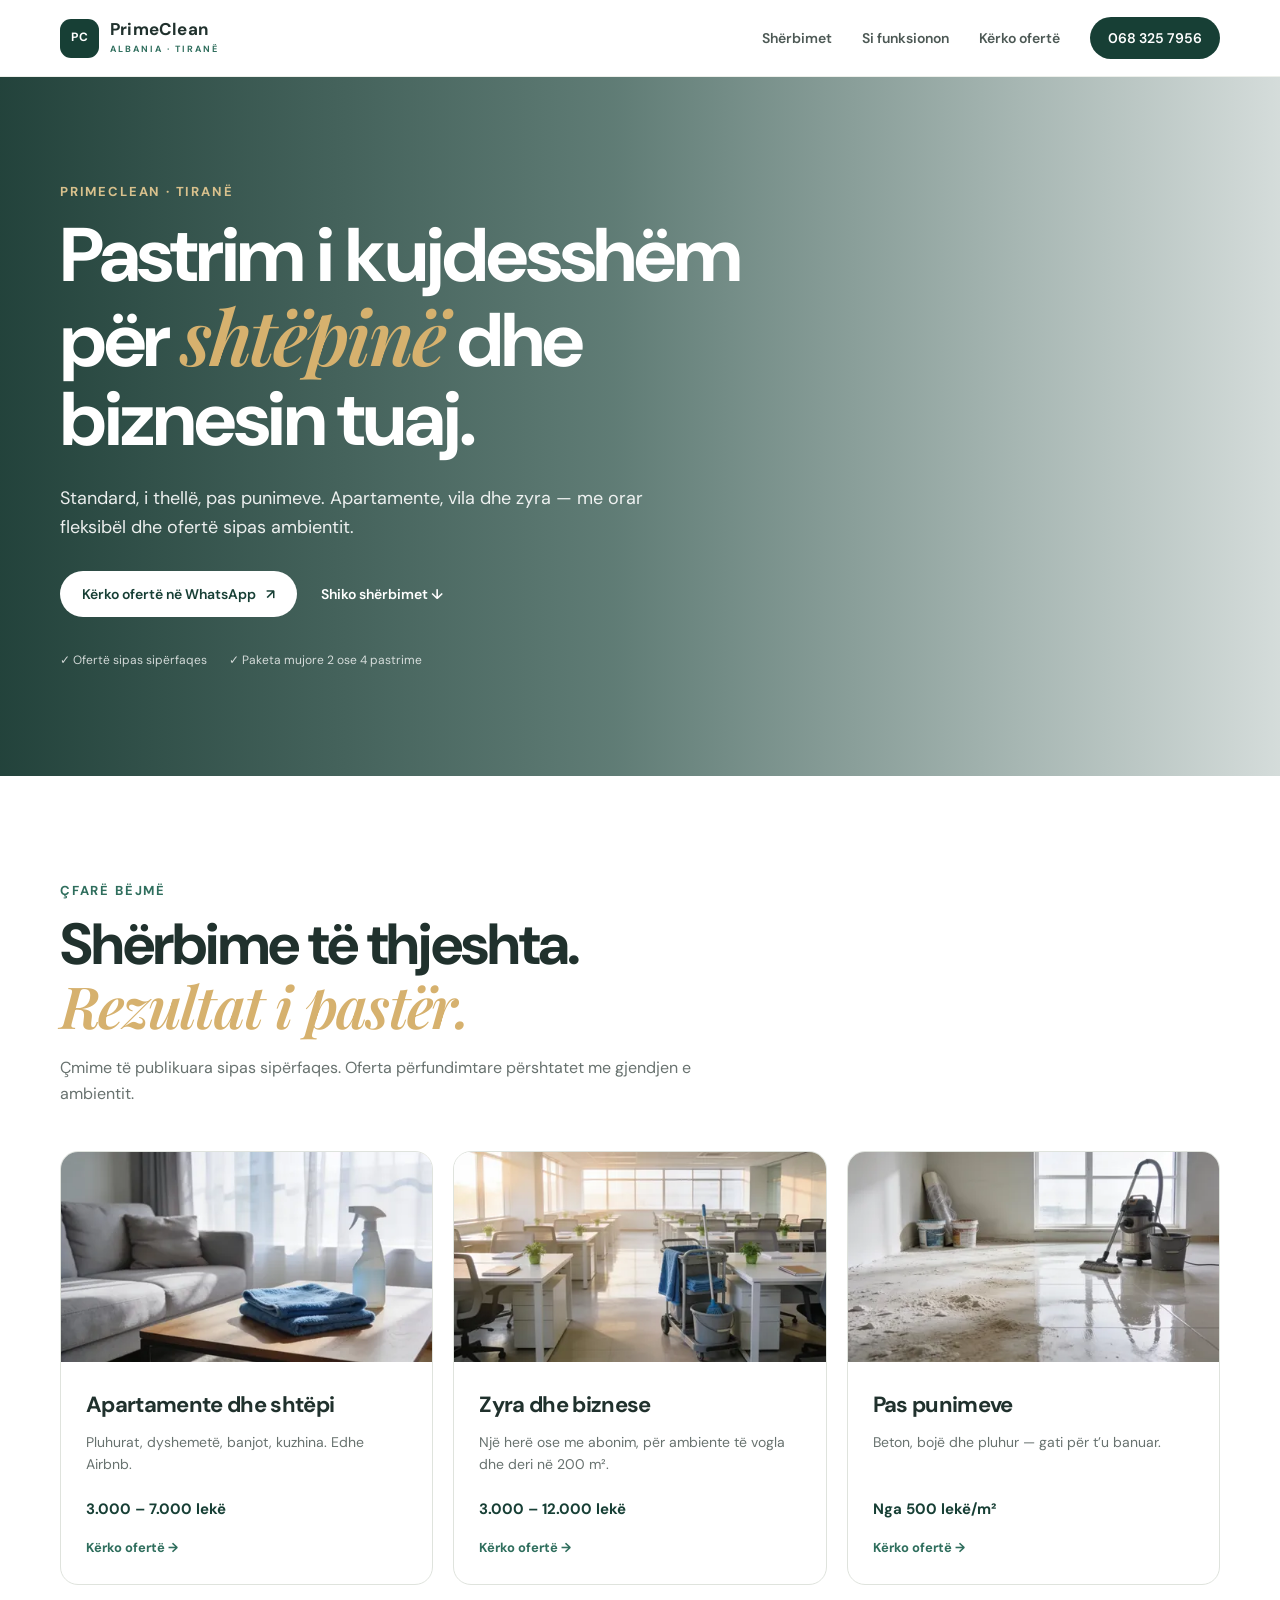
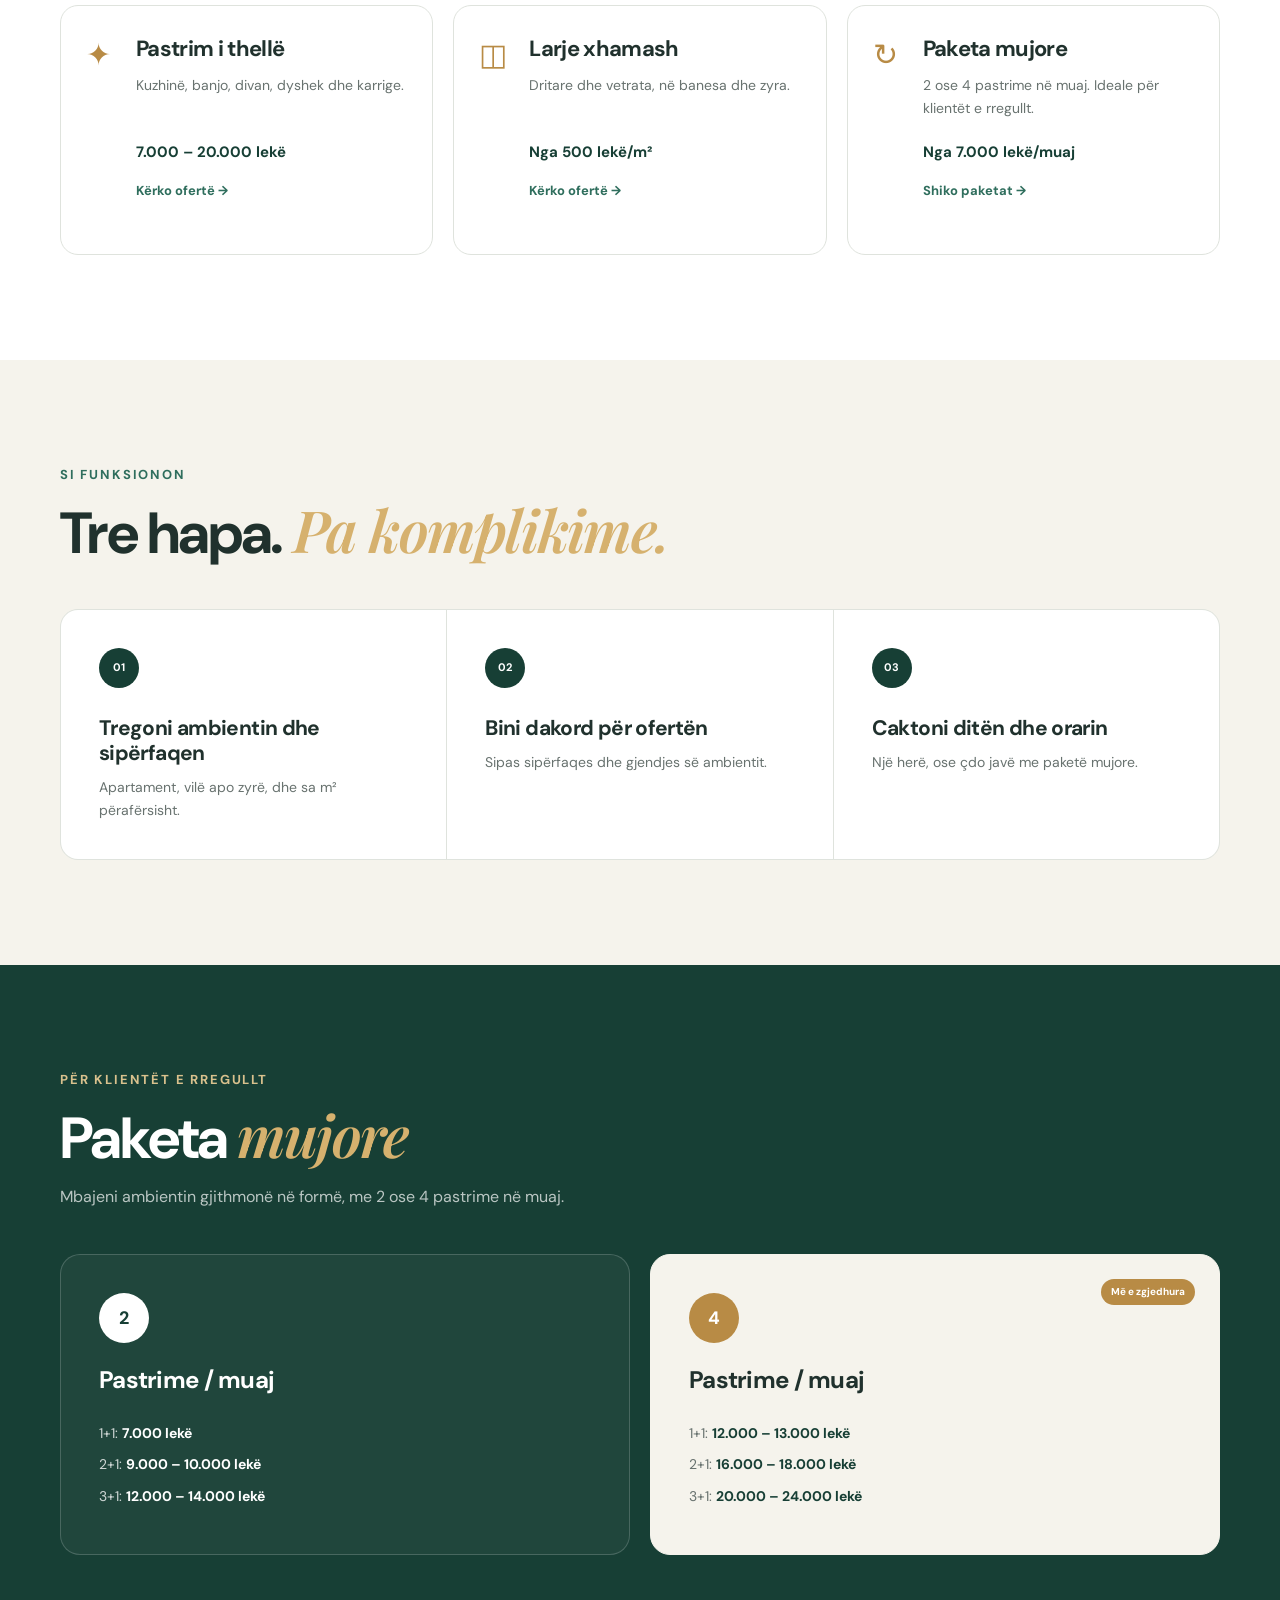
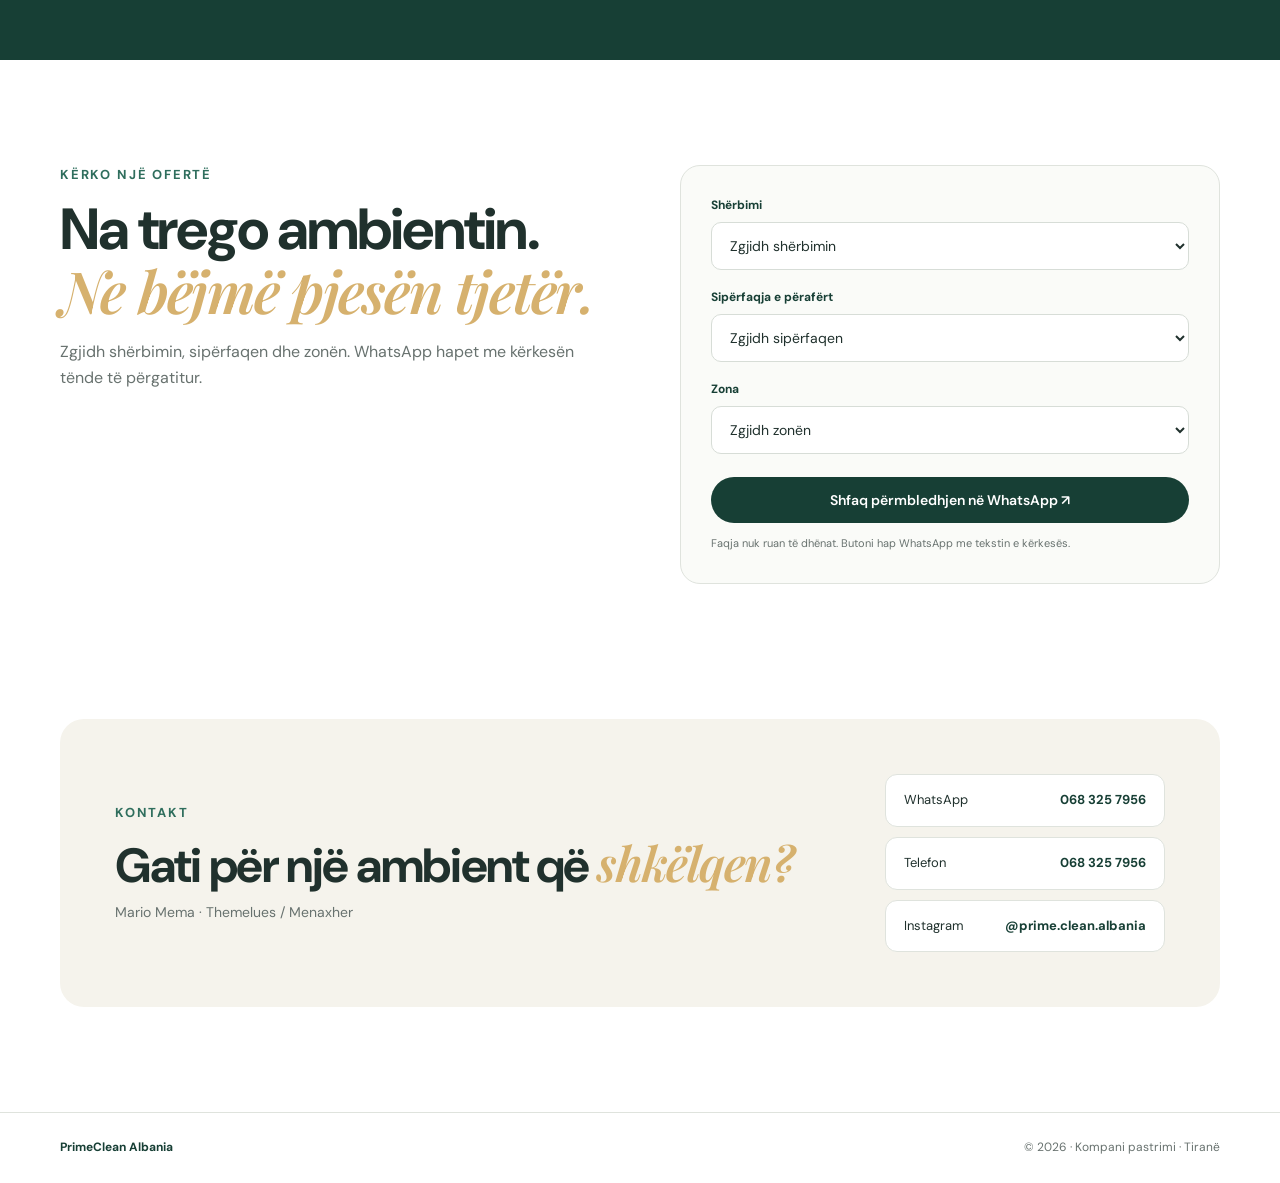
<file: index.html>
<!DOCTYPE html>
<html lang="sq">
<head>
  <meta charset="UTF-8">
  <meta name="viewport" content="width=device-width, initial-scale=1.0">
  <title>PrimeClean Albania | Pastrim profesional në Tiranë</title>
  <meta name="description" content="PrimeClean Albania ofron pastrim profesional për shtëpi, apartamente, zyra dhe biznese në Tiranë.">
  <meta name="google-site-verification" content="xl9j5CAs8QMliMBbS_SPhdNoHPvQdE6vaV1zwjY4-R8" />
  <link rel="preconnect" href="https://fonts.googleapis.com">
  <link rel="preconnect" href="https://fonts.gstatic.com" crossorigin>
  <link href="https://fonts.googleapis.com/css2?family=DM+Sans:wght@400;500;600;700&family=Playfair+Display:wght@600;700&display=swap" rel="stylesheet">
  <link rel="stylesheet" href="style.css">
</head>
<body>
<header class="site-header" id="top">
  <div class="container nav-wrap">
    <a class="brand" href="#top" aria-label="PrimeClean Albania">
      <span class="brand-mark">PC</span>
      <span><strong>PrimeClean</strong><small>ALBANIA · TIRANË</small></span>
    </a>
    <button class="menu-btn" id="menuBtn" aria-label="Hap menunë" aria-expanded="false"><span></span><span></span><span></span></button>
    <nav id="nav">
      <a href="#sherbimet">Shërbimet</a>
      <a href="#si-funksionon">Si funksionon</a>
      <a href="#oferta">Kërko ofertë</a>
      <a class="nav-call" href="tel:+355683257956">068 325 7956</a>
    </nav>
  </div>
</header>

<main>
<section class="hero">
  <div class="hero-image"></div>
  <div class="hero-shade"></div>
  <div class="container hero-content">
    <p class="eyebrow">PrimeClean · Tiranë</p>
    <h1>Pastrim i kujdesshëm për <em>shtëpinë</em> dhe biznesin tuaj.</h1>
    <p class="hero-copy">Standard, i thellë, pas punimeve. Apartamente, vila dhe zyra — me orar fleksibël dhe ofertë sipas ambientit.</p>
    <div class="hero-actions">
      <a class="btn btn-light" href="https://wa.me/355683257956?text=Përshëndetje%20PrimeClean,%20dua%20të%20kërkoj%20një%20ofertë." target="_blank" rel="noopener">Kërko ofertë në WhatsApp <span>↗</span></a>
      <a class="text-link light-link" href="#sherbimet">Shiko shërbimet ↓</a>
    </div>
    <div class="hero-points"><span>✓ Ofertë sipas sipërfaqes</span><span>✓ Paketa mujore 2 ose 4 pastrime</span></div>
  </div>
</section>


<section class="services section" id="sherbimet">
  <div class="container">
    <div class="section-intro"><p class="eyebrow dark">Çfarë bëjmë</p><h2>Shërbime të thjeshta.<br><em>Rezultat i pastër.</em></h2><p>Çmime të publikuara sipas sipërfaqes. Oferta përfundimtare përshtatet me gjendjen e ambientit.</p></div>
    <div class="service-grid">
      <article class="service-card"><div class="service-photo photo-home"></div><div class="service-body"><h3>Apartamente dhe shtëpi</h3><p>Pluhurat, dyshemetë, banjot, kuzhina. Edhe Airbnb.</p><strong>3.000 – 7.000 lekë</strong><a href="#oferta">Kërko ofertë →</a></div></article>
      <article class="service-card"><div class="service-photo photo-office"></div><div class="service-body"><h3>Zyra dhe biznese</h3><p>Një herë ose me abonim, për ambiente të vogla dhe deri në 200 m².</p><strong>3.000 – 12.000 lekë</strong><a href="#oferta">Kërko ofertë →</a></div></article>
      <article class="service-card"><div class="service-photo photo-post"></div><div class="service-body"><h3>Pas punimeve</h3><p>Beton, bojë dhe pluhur — gati për t’u banuar.</p><strong>Nga 500 lekë/m²</strong><a href="#oferta">Kërko ofertë →</a></div></article>
      <article class="service-card plain-card"><div class="service-icon">✦</div><div class="service-body"><h3>Pastrim i thellë</h3><p>Kuzhinë, banjo, divan, dyshek dhe karrige.</p><strong>7.000 – 20.000 lekë</strong><a href="#oferta">Kërko ofertë →</a></div></article>
      <article class="service-card plain-card"><div class="service-icon">◫</div><div class="service-body"><h3>Larje xhamash</h3><p>Dritare dhe vetrata, në banesa dhe zyra.</p><strong>Nga 500 lekë/m²</strong><a href="#oferta">Kërko ofertë →</a></div></article>
      <article class="service-card plain-card"><div class="service-icon">↻</div><div class="service-body"><h3>Paketa mujore</h3><p>2 ose 4 pastrime në muaj. Ideale për klientët e rregullt.</p><strong>Nga 7.000 lekë/muaj</strong><a href="#paketat">Shiko paketat →</a></div></article>
    </div>
  </div>
</section>

<section class="how section" id="si-funksionon">
  <div class="container">
    <div class="section-intro"><p class="eyebrow dark">Si funksionon</p><h2>Tre hapa. <em>Pa komplikime.</em></h2></div>
    <div class="steps">
      <article><span>01</span><h3>Tregoni ambientin dhe sipërfaqen</h3><p>Apartament, vilë apo zyrë, dhe sa m² përafërsisht.</p></article>
      <article><span>02</span><h3>Bini dakord për ofertën</h3><p>Sipas sipërfaqes dhe gjendjes së ambientit.</p></article>
      <article><span>03</span><h3>Caktoni ditën dhe orarin</h3><p>Një herë, ose çdo javë me paketë mujore.</p></article>
    </div>
  </div>
</section>

<section class="packages section" id="paketat">
  <div class="container">
    <div class="section-intro light"><p class="eyebrow">Për klientët e rregullt</p><h2>Paketa <em>mujore</em></h2><p>Mbajeni ambientin gjithmonë në formë, me 2 ose 4 pastrime në muaj.</p></div>
    <div class="package-grid">
      <article><span class="package-number">2</span><h3>Pastrime / muaj</h3><p>1+1: <strong>7.000 lekë</strong></p><p>2+1: <strong>9.000 – 10.000 lekë</strong></p><p>3+1: <strong>12.000 – 14.000 lekë</strong></p></article>
      <article class="featured-package"><span class="package-number">4</span><div class="tag">Më e zgjedhura</div><h3>Pastrime / muaj</h3><p>1+1: <strong>12.000 – 13.000 lekë</strong></p><p>2+1: <strong>16.000 – 18.000 lekë</strong></p><p>3+1: <strong>20.000 – 24.000 lekë</strong></p></article>
    </div>
  </div>
</section>

<section class="quote section" id="oferta">
  <div class="container quote-layout">
    <div class="section-intro"><p class="eyebrow dark">Kërko një ofertë</p><h2>Na trego ambientin.<br><em>Ne bëjmë pjesën tjetër.</em></h2><p>Zgjidh shërbimin, sipërfaqen dhe zonën. WhatsApp hapet me kërkesën tënde të përgatitur.</p></div>
    <form id="quoteForm" class="quote-form">
      <label>Shërbimi<select id="service" required><option value="">Zgjidh shërbimin</option><option>Apartament / shtëpi</option><option>Zyrë / biznes</option><option>Pas punimeve</option><option>Pastrim i thellë</option><option>Larje xhamash</option><option>Paketa mujore</option></select></label>
      <label>Sipërfaqja e përafërt<select id="size" required><option value="">Zgjidh sipërfaqen</option><option>Deri në 50 m²</option><option>50 – 100 m²</option><option>100 – 200 m²</option><option>Mbi 200 m²</option></select></label>
      <label>Zona<select id="area" required><option value="">Zgjidh zonën</option><option>Tiranë</option><option>Kamëz</option><option>Farkë</option><option>Astir / Yzberisht</option><option>Tjetër</option></select></label>
      <button class="btn btn-green" type="submit">Shfaq përmbledhjen në WhatsApp ↗</button>
      <p class="form-note">Faqja nuk ruan të dhënat. Butoni hap WhatsApp me tekstin e kërkesës.</p>
    </form>
  </div>
</section>

<section class="contact section">
  <div class="container contact-box">
    <div><p class="eyebrow dark">Kontakt</p><h2>Gati për një ambient që <em>shkëlqen?</em></h2><p>Mario Mema · Themelues / Menaxher</p></div>
    <div class="contact-actions"><a href="https://wa.me/355683257956" target="_blank" rel="noopener">WhatsApp <strong>068 325 7956</strong></a><a href="tel:+355683257956">Telefon <strong>068 325 7956</strong></a><a href="https://instagram.com/prime.clean.albania" target="_blank" rel="noopener">Instagram <strong>@prime.clean.albania</strong></a></div>
  </div>
</section>
</main>
<footer><div class="container footer-wrap"><strong>PrimeClean Albania</strong><span>© 2026 · Kompani pastrimi · Tiranë</span></div></footer>
<script src="script.js"></script>
</body>
</html>
</file>
<file: style.css>
:root{--green:#173f35;--green2:#2f6e5d;--cream:#f5f3ec;--ink:#20312d;--muted:#68726f;--line:#dfe3dd;--gold:#b88b45;--white:#fff;--shadow:0 18px 45px rgba(20,52,45,.10);--serif:'Playfair Display',serif;--sans:'DM Sans',sans-serif}
*{box-sizing:border-box;margin:0;padding:0}html{scroll-behavior:smooth}body{font-family:var(--sans);color:var(--ink);line-height:1.6;background:#fff;overflow-x:hidden}a{text-decoration:none;color:inherit}.container{width:min(1160px,calc(100% - 40px));margin:auto}.site-header{position:sticky;top:0;z-index:50;background:rgba(255,255,255,.96);border-bottom:1px solid #edf0eb;backdrop-filter:blur(12px)}.nav-wrap{height:76px;display:flex;align-items:center;justify-content:space-between}.brand{display:flex;gap:11px;align-items:center}.brand-mark{width:39px;height:39px;border-radius:11px;background:var(--green);color:#fff;display:grid;place-items:center;font-size:12px;font-weight:700;letter-spacing:1px}.brand strong{display:block;font-size:17px;line-height:1.1;letter-spacing:.2px}.brand small{display:block;font-size:9px;color:var(--green2);letter-spacing:2px;font-weight:700;margin-top:3px}.site-header nav{display:flex;align-items:center;gap:30px;font-size:14px;font-weight:600;color:#4d5955}.site-header nav a:hover{color:var(--green)}.nav-call{background:var(--green);color:#fff!important;padding:10px 18px;border-radius:999px}.menu-btn{display:none;border:0;background:none;width:42px;height:42px}.menu-btn span{display:block;width:22px;height:2px;background:var(--green);margin:5px auto}.hero{position:relative;min-height:690px;display:flex;align-items:center;color:#fff;overflow:hidden}.hero-image{position:absolute;inset:0;background:url('https://images.unsplash.com/photo-1581578731548-c64695cc6952?q=85&w=1800&auto=format&fit=crop') center/cover}.hero-shade{position:absolute;inset:0;background:linear-gradient(90deg,rgba(13,48,40,.91) 0%,rgba(20,62,52,.68) 48%,rgba(20,62,52,.18) 100%)}.hero-content{position:relative;z-index:2;padding:105px 0;max-width:800px;margin-left:max(20px,calc((100vw - 1160px)/2));margin-right:auto}.eyebrow{font-size:13px;font-weight:700;letter-spacing:.14em;text-transform:uppercase;margin-bottom:13px;color:#d9c18d}.eyebrow.dark{color:var(--green2)}h1,h2,h3{letter-spacing:-.03em}h1{font-size:clamp(42px,6vw,76px);line-height:1.04;max-width:780px}h1 em,h2 em{font-family:var(--serif);font-weight:600;color:#d6b16e}.hero-copy{max-width:650px;font-size:18px;color:rgba(255,255,255,.9);margin:25px 0 30px}.hero-actions{display:flex;align-items:center;gap:24px;flex-wrap:wrap}.btn{display:inline-flex;align-items:center;justify-content:center;gap:10px;border:0;border-radius:999px;padding:14px 22px;font:600 14px var(--sans);cursor:pointer}.btn-light{background:#fff;color:var(--green)}.btn-light:hover{transform:translateY(-2px);box-shadow:0 12px 25px rgba(0,0,0,.15)}.text-link{font-weight:600;font-size:14px}.light-link{color:#fff}.hero-points{display:flex;gap:22px;flex-wrap:wrap;margin-top:34px;font-size:12px;color:rgba(255,255,255,.78)}.section{padding:105px 0}.section-intro{max-width:700px;margin-bottom:45px}.section-intro.compact{margin-bottom:30px}.section-intro h2{font-size:clamp(36px,5vw,58px);line-height:1.05;margin-bottom:15px}.section-intro p:not(.eyebrow){color:var(--muted);max-width:650px}.before-after{background:var(--cream)}.comparison{position:relative;height:min(570px,58vw);min-height:340px;overflow:hidden;border-radius:22px;box-shadow:var(--shadow);isolation:isolate}.compare-img{position:absolute;inset:0;width:100%;height:100%;object-fit:cover}.before-layer{position:absolute;inset:0;width:50%;overflow:hidden;z-index:2}.before-layer .before{width:calc(100% / .5);max-width:none}.label{position:absolute;z-index:5;top:20px;padding:7px 12px;border-radius:999px;background:rgba(255,255,255,.9);font-size:10px;font-weight:700;letter-spacing:.13em}.before-label{left:20px}.after-label{right:20px}.compare-range{position:absolute;inset:0;width:100%;height:100%;opacity:0;z-index:8;cursor:ew-resize}.compare-handle{position:absolute;z-index:7;left:50%;top:50%;transform:translate(-50%,-50%);width:52px;height:52px;border-radius:50%;background:#fff;color:var(--green);display:grid;place-items:center;box-shadow:0 5px 20px rgba(0,0,0,.18);pointer-events:none}.services{background:#fff}.service-grid{display:grid;grid-template-columns:repeat(3,1fr);gap:20px}.service-card{border:1px solid var(--line);border-radius:18px;overflow:hidden;background:#fff;transition:.25s}.service-card:hover{transform:translateY(-4px);box-shadow:var(--shadow)}.service-photo{height:210px;background-size:cover;background-position:center}.photo-home{background-image:url('./images/apartamente')}.photo-office{background-image:url('./images/zyra')}.photo-post{background-image:url('./images/pas_punimeve.webp')}.service-body{padding:25px}.service-body h3{font-size:22px;margin-bottom:8px}.service-body p{color:var(--muted);font-size:14px;min-height:48px;margin-bottom:18px}.service-body strong{display:block;font-size:15px;color:var(--green);margin-bottom:13px}.service-body a{font-size:13px;font-weight:700;color:var(--green2)}.plain-card{display:flex;min-height:250px}.plain-card .service-body{padding-left:0}.service-icon{font-size:30px;color:var(--gold);padding:25px 0 0 25px;width:75px;flex:none}.how{background:var(--cream)}.steps{display:grid;grid-template-columns:repeat(3,1fr);gap:1px;background:var(--line);border:1px solid var(--line);border-radius:18px;overflow:hidden}.steps article{background:#fff;padding:38px}.steps span{display:inline-grid;place-items:center;width:40px;height:40px;border-radius:50%;background:var(--green);color:#fff;font-size:11px;font-weight:700;margin-bottom:28px}.steps h3{font-size:21px;line-height:1.2;margin-bottom:10px}.steps p{font-size:14px;color:var(--muted)}.packages{background:var(--green);color:#fff}.section-intro.light p:not(.eyebrow){color:rgba(255,255,255,.7)}.package-grid{display:grid;grid-template-columns:1fr 1fr;gap:20px}.package-grid article{position:relative;border:1px solid rgba(255,255,255,.18);border-radius:20px;padding:38px;background:rgba(255,255,255,.04)}.package-grid .featured-package{background:#f5f3ec;color:var(--ink);border-color:#f5f3ec}.package-number{display:inline-grid;place-items:center;width:50px;height:50px;border-radius:50%;background:#fff;color:var(--green);font-size:18px;font-weight:700;margin-bottom:18px}.featured-package .package-number{background:var(--gold);color:#fff}.package-grid h3{font-size:24px;margin-bottom:22px}.package-grid p{font-size:14px;margin:9px 0;color:rgba(255,255,255,.78)}.featured-package p{color:var(--muted)}.package-grid strong{color:#fff}.featured-package strong{color:var(--green)}.tag{position:absolute;right:24px;top:24px;background:var(--gold);color:#fff;border-radius:999px;padding:5px 10px;font-size:10px;font-weight:700}.quote{background:#fff}.quote-layout{display:grid;grid-template-columns:1fr 1fr;gap:80px;align-items:start}.quote-form{border:1px solid var(--line);border-radius:20px;padding:30px;background:#fafbf8}.quote-form label{display:block;font-size:12px;font-weight:700;margin-bottom:18px;color:var(--green)}.quote-form select{width:100%;margin-top:7px;border:1px solid #d7ddd7;background:#fff;border-radius:10px;padding:13px 14px;font:14px var(--sans);color:var(--ink)}.btn-green{width:100%;background:var(--green);color:#fff;margin-top:5px}.form-note{font-size:11px;color:var(--muted);margin-top:12px}.contact{padding-top:30px}.contact-box{background:var(--cream);border-radius:24px;padding:55px;display:flex;justify-content:space-between;gap:40px;align-items:center}.contact-box h2{font-size:clamp(32px,4vw,48px);line-height:1.08;margin-bottom:10px}.contact-box p:not(.eyebrow){color:var(--muted);font-size:14px}.contact-actions{display:grid;gap:10px;min-width:280px}.contact-actions a{display:flex;justify-content:space-between;gap:20px;background:#fff;border:1px solid var(--line);padding:15px 18px;border-radius:12px;font-size:13px}.contact-actions strong{color:var(--green)}footer{border-top:1px solid var(--line);padding:25px 0}.footer-wrap{display:flex;justify-content:space-between;gap:20px;color:var(--muted);font-size:12px}.footer-wrap strong{color:var(--green)}
@media(max-width:900px){.site-header nav{gap:16px}.service-grid{grid-template-columns:repeat(2,1fr)}.quote-layout{gap:40px}.hero{min-height:650px}.hero-content{margin-left:20px}.steps{grid-template-columns:1fr}.contact-box{padding:40px;flex-direction:column;align-items:flex-start}.contact-actions{width:100%}}
@media(max-width:700px){.container{width:min(100% - 28px,1160px)}.nav-wrap{height:66px}.menu-btn{display:block;position:relative;z-index:60}.site-header nav{position:absolute;left:12px;right:12px;top:62px;background:#fff;border:1px solid var(--line);border-radius:16px;padding:10px;display:none;flex-direction:column;align-items:stretch;gap:3px;box-shadow:var(--shadow)}.site-header nav.open{display:flex}.site-header nav a{padding:12px 13px;border-radius:10px}.nav-call{text-align:center;margin-top:4px}.hero{min-height:690px;align-items:flex-end}.hero-image{background-position:58% center}.hero-shade{background:linear-gradient(180deg,rgba(13,48,40,.12) 0%,rgba(13,48,40,.5) 35%,rgba(13,48,40,.96) 82%)}.hero-content{padding:55px 0 38px;margin:0 auto}.hero-content h1{font-size:43px;line-height:1.02}.hero-copy{font-size:16px;margin:18px 0 23px}.hero-actions{display:grid;gap:12px}.btn-light{width:100%}.text-link{text-align:center;padding:4px}.hero-points{display:grid;gap:7px;margin-top:24px}.section{padding:72px 0}.section-intro{margin-bottom:30px}.section-intro h2{font-size:39px}.comparison{height:72vw;min-height:300px;border-radius:16px}.compare-handle{width:46px;height:46px}.service-grid{grid-template-columns:1fr;gap:15px}.service-photo{height:200px}.service-body{padding:22px}.service-body p{min-height:0}.plain-card{min-height:0}.plain-card .service-body{padding-left:0}.steps article{padding:28px}.steps span{margin-bottom:18px}.package-grid{grid-template-columns:1fr}.package-grid article{padding:28px}.quote-layout{grid-template-columns:1fr;gap:28px}.quote-form{padding:22px}.contact-box{padding:30px 22px;border-radius:18px}.contact-actions{min-width:0}.footer-wrap{flex-direction:column}.brand strong{font-size:16px}.brand small{font-size:8px}.hero-points{font-size:11px}}
@media(max-width:380px){.hero-content h1{font-size:37px}.hero{min-height:660px}.section-intro h2{font-size:34px}.service-body h3{font-size:20px}}
</file>
